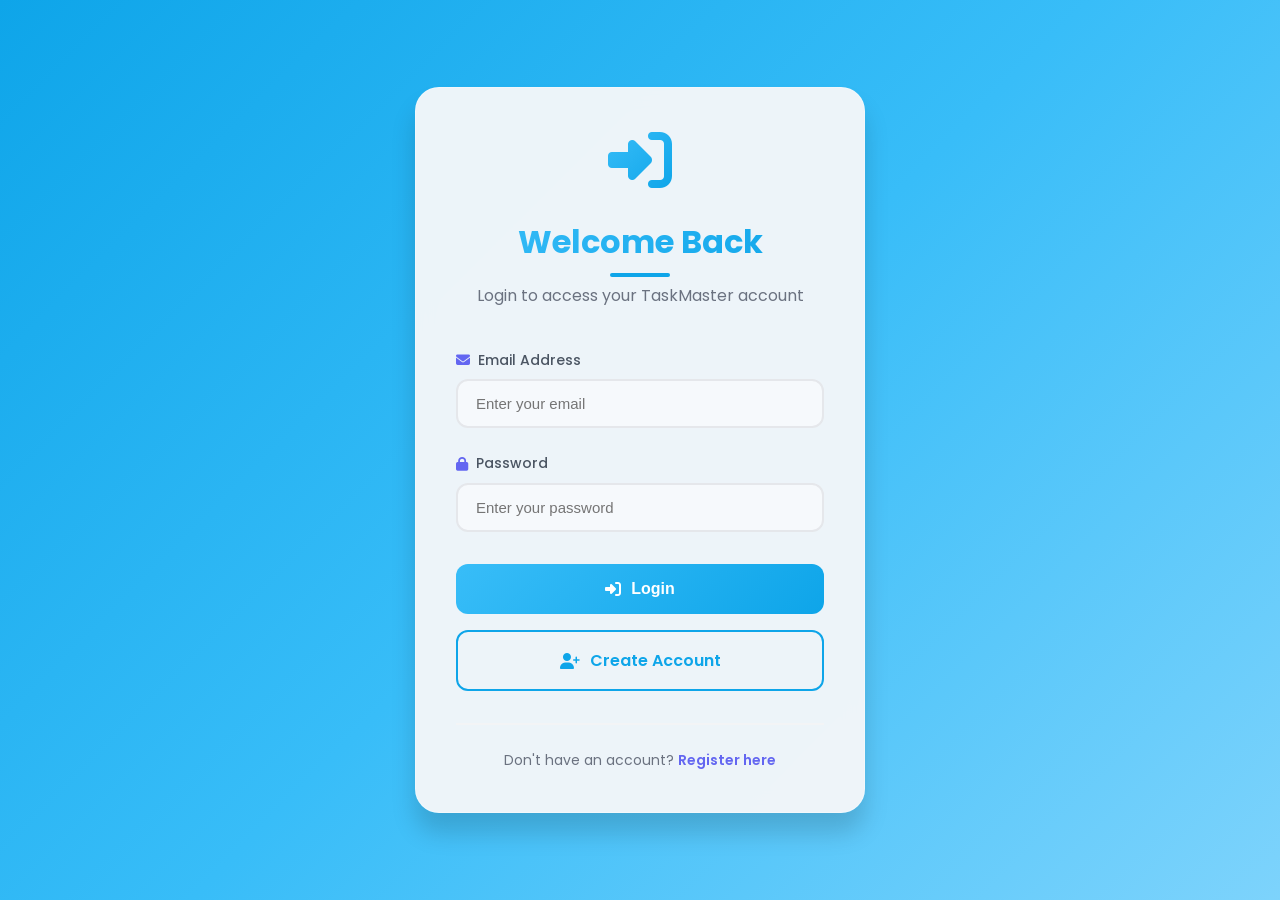
<file: index.html>
<!DOCTYPE html>
<html lang="en">
<head>
    <meta charset="UTF-8">
    <meta name="viewport" content="width=device-width, initial-scale=1.0">
    <title>Todo App</title>
    <link rel="preconnect" href="https://fonts.googleapis.com">
    <link rel="preconnect" href="https://fonts.gstatic.com" crossorigin>
    <link href="https://fonts.googleapis.com/css2?family=Poppins:wght@400;500;600&display=swap" rel="stylesheet">
    <link rel="stylesheet" href="https://cdnjs.cloudflare.com/ajax/libs/font-awesome/6.4.0/css/all.min.css">
    <link rel="stylesheet" href="css/styles.css">
</head>
<body>
    <nav class="navbar">
        <div class="nav-container">
            <div class="nav-brand">
                <i class="fas fa-check-double"></i>
                <span>TaskMaster</span>
            </div>
            <ul class="nav-links">
                <li class="active">
                    <a href="index.html">
                        <i class="fas fa-tasks"></i> Task Manager
                    </a>
                </li>
                <li>
                    <a href="analytics.html">
                        <i class="fas fa-chart-bar"></i> Analytics
                    </a>
                </li>
            </ul>
            <div class="auth-buttons">
                <a href="login.html" class="auth-btn login-btn">
                    <i class="fas fa-sign-in-alt"></i> Login
                </a>
                <a href="register.html" class="auth-btn register-btn">
                    <i class="fas fa-user-plus"></i> Register
                </a>
            </div>
        </div>
    </nav>

    <div class="container">
        <h1><i class="fas fa-check-double"></i> Todo App</h1>
        
        <div class="notification" id="notification">
            <span id="notificationText"></span>
        </div>
        
        <form id="taskForm" class="task-form">
            <div class="form-group">
                <input type="text" id="taskInput" placeholder="Enter a new task" required>
            </div>
            <div class="form-group">
                <select id="prioritySelect">
                    <option value="low">Low Priority</option>
                    <option value="medium">Medium Priority</option>
                    <option value="high">High Priority</option>
                </select>
            </div>
            <div class="form-group">
                <input type="date" id="dueDateInput">
            </div>
            <button type="submit" class="add-btn">
                <i class="fas fa-plus"></i> Add Task
            </button>
        </form>

        <div class="controls">
            <div class="filters">
                <button class="filter-btn active" data-filter="all">
                    <i class="fas fa-list"></i> All
                </button>
                <button class="filter-btn" data-filter="active">
                    <i class="fas fa-clock"></i> Active
                </button>
                <button class="filter-btn" data-filter="completed">
                    <i class="fas fa-check"></i> Completed
                </button>
            </div>
            <select id="sortSelect">
                <option value="date-asc"><i class="fas fa-sort-amount-up"></i> Date (Ascending)</option>
                <option value="date-desc"><i class="fas fa-sort-amount-down"></i> Date (Descending)</option>
                <option value="priority"><i class="fas fa-flag"></i> Priority</option>
            </select>
        </div>

        <div class="task-list" id="taskList">
            <!-- Tasks will be dynamically added here -->
        </div>
    </div>

    <div class="features-modal" id="featuresModal">
        <div class="modal-content">
            <h2><i class="fas fa-star"></i> Key Features</h2>
            <ul>
                <li><i class="fas fa-plus-circle"></i> Add and manage tasks easily</li>
                <li><i class="fas fa-layer-group"></i> Prioritize tasks (Low, Medium, High)</li>
                <li><i class="fas fa-calendar-check"></i> Track tasks with deadlines</li>
                <li><i class="fas fa-bell"></i> Get reminders for upcoming tasks</li>
                <li><i class="fas fa-filter"></i> Filter and sort tasks</li>
                <li><i class="fas fa-chart-line"></i> View task analytics</li>
            </ul>
            <button class="close-modal" onclick="closeFeatures()">
                <i class="fas fa-times"></i> Close
            </button>
        </div>
    </div>

    <script src="js/auth.js?v=1"></script>
    <script src="js/app.js?v=1"></script>
</body>
</html>
</file>
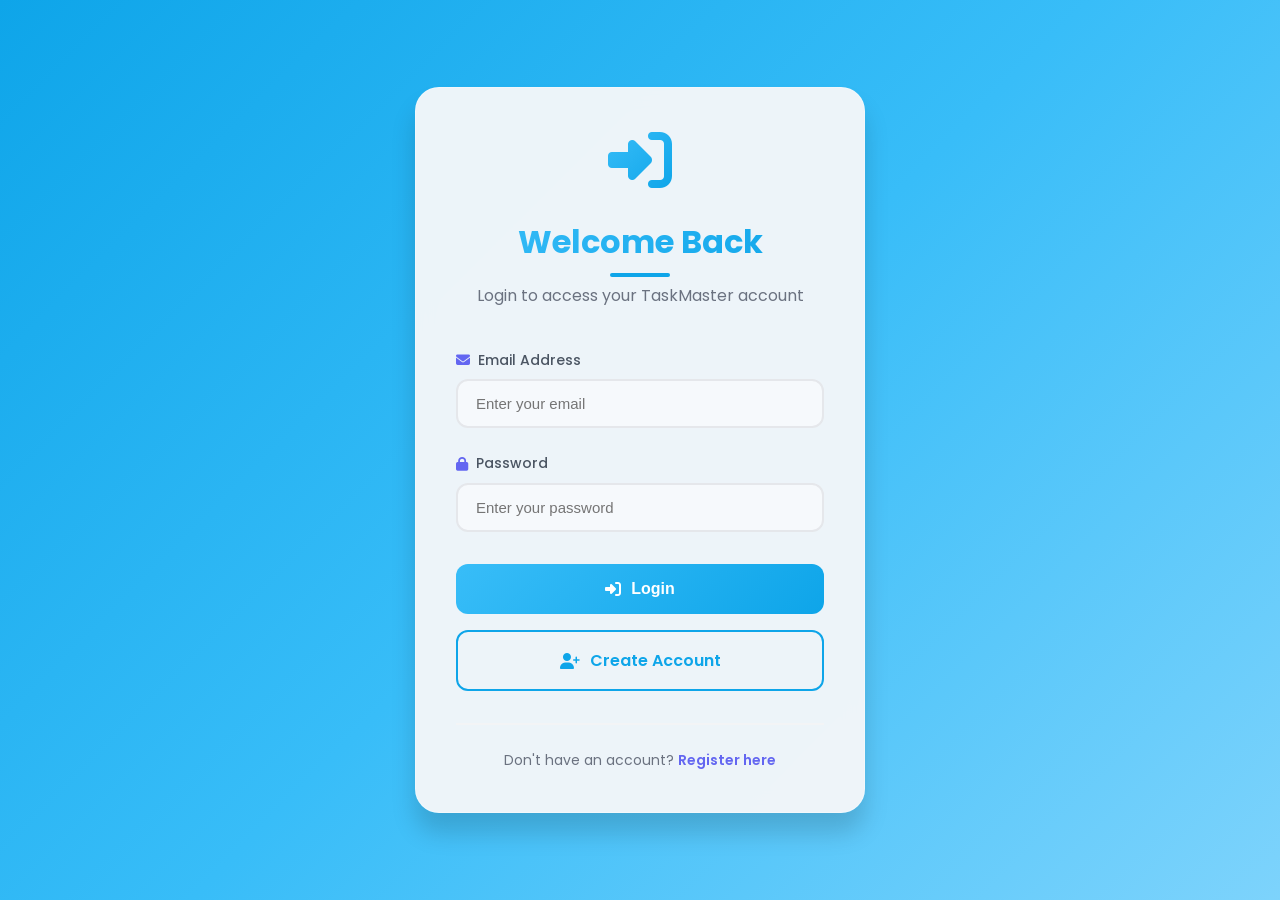
<file: login.html>
<!DOCTYPE html>
<html lang="en">
<head>
    <meta charset="UTF-8">
    <meta name="viewport" content="width=device-width, initial-scale=1.0">
    <title>Login - TaskMaster</title>
    <link rel="preconnect" href="https://fonts.googleapis.com">
    <link rel="preconnect" href="https://fonts.gstatic.com" crossorigin>
    <link href="https://fonts.googleapis.com/css2?family=Poppins:wght@400;500;600&display=swap" rel="stylesheet">
    <link rel="stylesheet" href="https://cdnjs.cloudflare.com/ajax/libs/font-awesome/6.4.0/css/all.min.css">
    <link rel="stylesheet" href="css/styles.css">
</head>
<body>
    <div class="auth-page">
        <div class="auth-container">
            <div class="auth-card">
                <div class="auth-header">
                    <i class="fas fa-sign-in-alt"></i>
                    <h1>Welcome Back</h1>
                    <p>Login to access your TaskMaster account</p>
                </div>
                <form class="auth-form" id="loginForm">
                    <div class="form-group">
                        <label for="email">
                            <i class="fas fa-envelope"></i> Email Address
                        </label>
                        <input type="email" id="email" name="email" required placeholder="Enter your email">
                    </div>
                    <div class="form-group">
                        <label for="password">
                            <i class="fas fa-lock"></i> Password
                        </label>
                        <input type="password" id="password" name="password" required placeholder="Enter your password">
                    </div>
                    <div class="auth-actions">
                        <button type="submit" class="auth-btn register-btn">
                            <i class="fas fa-sign-in-alt"></i> Login
                        </button>
                        <a href="register.html" class="auth-btn login-btn">
                            <i class="fas fa-user-plus"></i> Create Account
                        </a>
                    </div>
                </form>
                <div class="auth-footer">
                    <p>Don't have an account? <a href="register.html">Register here</a></p>
                </div>
            </div>
        </div>
    </div>
    <script src="js/auth.js"></script>
</body>
</html>
</file>
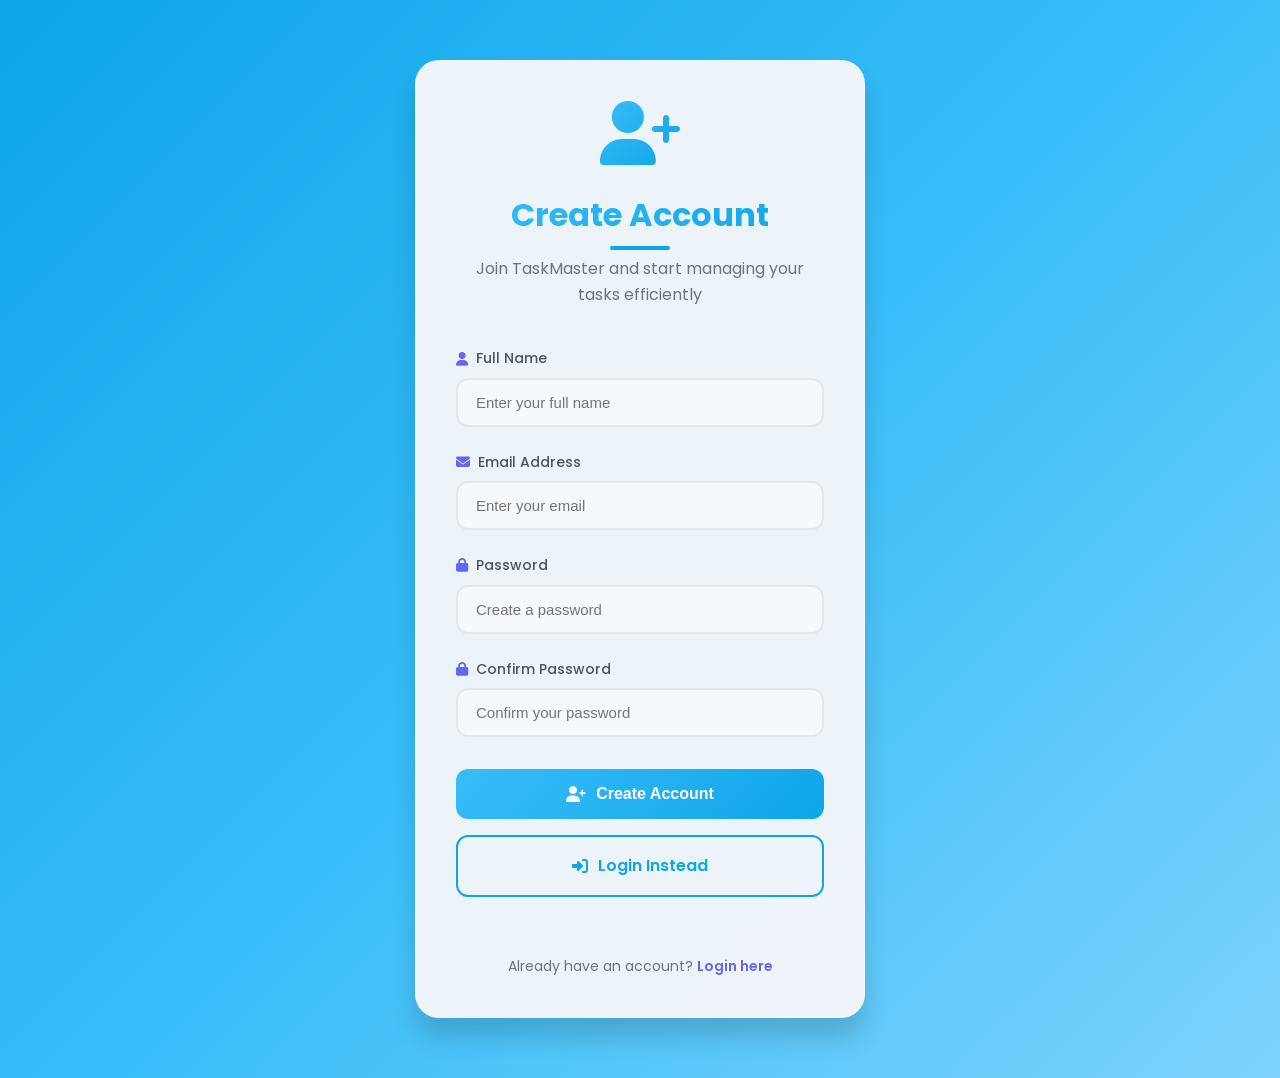
<file: register.html>
<!DOCTYPE html>
<html lang="en">
<head>
    <meta charset="UTF-8">
    <meta name="viewport" content="width=device-width, initial-scale=1.0">
    <title>Register - TaskMaster</title>
    <link rel="preconnect" href="https://fonts.googleapis.com">
    <link rel="preconnect" href="https://fonts.gstatic.com" crossorigin>
    <link href="https://fonts.googleapis.com/css2?family=Poppins:wght@400;500;600&display=swap" rel="stylesheet">
    <link rel="stylesheet" href="https://cdnjs.cloudflare.com/ajax/libs/font-awesome/6.4.0/css/all.min.css">
    <link rel="stylesheet" href="css/styles.css">
</head>
<body>
    <div class="auth-page">
        <div class="auth-container">
            <div class="auth-card">
                <div class="auth-header">
                    <i class="fas fa-user-plus"></i>
                    <h1>Create Account</h1>
                    <p>Join TaskMaster and start managing your tasks efficiently</p>
                </div>
                <form class="auth-form" id="registerForm">
                    <div class="form-group">
                        <label for="fullName">
                            <i class="fas fa-user"></i> Full Name
                        </label>
                        <input type="text" id="fullName" name="fullName" required placeholder="Enter your full name">
                    </div>
                    <div class="form-group">
                        <label for="email">
                            <i class="fas fa-envelope"></i> Email Address
                        </label>
                        <input type="email" id="email" name="email" required placeholder="Enter your email">
                    </div>
                    <div class="form-group">
                        <label for="password">
                            <i class="fas fa-lock"></i> Password
                        </label>
                        <input type="password" id="password" name="password" required placeholder="Create a password">
                    </div>
                    <div class="form-group">
                        <label for="confirmPassword">
                            <i class="fas fa-lock"></i> Confirm Password
                        </label>
                        <input type="password" id="confirmPassword" name="confirmPassword" required placeholder="Confirm your password">
                    </div>
                    <div class="auth-actions">
                        <button type="submit" class="auth-btn register-btn">
                            <i class="fas fa-user-plus"></i> Create Account
                        </button>
                        <a href="login.html" class="auth-btn login-btn">
                            <i class="fas fa-sign-in-alt"></i> Login Instead
                        </a>
                    </div>
                </form>
                <div class="auth-footer">
                    <p>Already have an account? <a href="login.html">Login here</a></p>
                </div>
            </div>
        </div>
    </div>
    <script src="js/auth.js"></script>
</body>
</html>
</file>
<file: css/styles.css>
/* Reset and Base Styles */
* {
    margin: 0;
    padding: 0;
    box-sizing: border-box;
}

:root {
    --primary-gradient: linear-gradient(135deg, #38bdf8 0%, #0ea5e9 100%);
    --secondary-gradient: linear-gradient(135deg, #7dd3fc 0%, #38bdf8 100%);
    --danger-gradient: linear-gradient(135deg, #f87171 0%, #dc2626 100%);
    --bg-gradient: linear-gradient(135deg, #0ea5e9 0%, #38bdf8 50%, #7dd3fc 100%);
    --primary-color: #0ea5e9;
    --primary-hover: #0284c7;
    --card-bg: rgba(241, 245, 249, 0.98);
    --input-bg: rgba(248, 250, 252, 0.9);
    --shadow-sm: 0 2px 4px rgba(0, 0, 0, 0.05);
    --shadow-md: 0 4px 6px rgba(0, 0, 0, 0.1);
    --shadow-lg: 0 10px 15px rgba(0, 0, 0, 0.1);
    --shadow-xl: 0 20px 25px rgba(0, 0, 0, 0.15);
    --transition: all 0.3s cubic-bezier(0.4, 0, 0.2, 1);
}

body {
    font-family: 'Poppins', sans-serif;
    line-height: 1.6;
    color: #1f2937;
    background: var(--bg-gradient);
    min-height: 100vh;
    position: relative;
}

body::before {
    content: '';
    position: fixed;
    top: 0;
    left: 0;
    width: 100%;
    height: 100%;
    background: 
        radial-gradient(circle at 0% 0%, rgba(255, 255, 255, 0.1) 0%, transparent 50%),
        radial-gradient(circle at 100% 100%, rgba(255, 255, 255, 0.1) 0%, transparent 50%);
    animation: gradientShift 15s ease-in-out infinite alternate;
    z-index: -1;
}

@keyframes gradientShift {
    0% { background-position: 0% 0%; }
    100% { background-position: 100% 100%; }
}

.container {
    max-width: 800px;
    margin: 0 auto;
    background: var(--card-bg);
    backdrop-filter: blur(10px);
    border-radius: 16px;
    box-shadow: 
        0 10px 20px rgba(0, 0, 0, 0.1),
        0 6px 6px rgba(0, 0, 0, 0.1);
    padding: 2rem;
    transition: var(--transition);
    position: relative;
    overflow: hidden;
}

.container::before {
    content: '';
    position: absolute;
    top: 0;
    left: 0;
    width: 100%;
    height: 5px;
    background: linear-gradient(90deg, var(--primary-color), var(--secondary-color));
}

h1 {
    text-align: center;
    color: var(--text-color);
    margin-bottom: 30px;
    font-size: 2.5em;
    font-weight: 600;
    position: relative;
}

h1::after {
    content: '';
    position: absolute;
    bottom: -10px;
    left: 50%;
    transform: translateX(-50%);
    width: 60px;
    height: 4px;
    background: var(--primary-color);
    border-radius: 2px;
}

/* Form Styles */
.task-form {
    display: grid;
    grid-template-columns: 1fr auto auto auto;
    gap: 15px;
    margin-bottom: 30px;
    background: rgba(241, 245, 249, 0.8);
    padding: 20px;
    border-radius: 12px;
    box-shadow: inset 0 2px 4px rgba(0, 0, 0, 0.05);
    position: relative;
}

.task-form.form-focused {
    box-shadow: 0 0 0 2px var(--primary-color), inset 0 2px 4px rgba(0, 0, 0, 0.05);
}

input[type="text"],
select,
input[type="date"],
input[type="email"],
input[type="password"] {
    padding: 12px 16px;
    border: 2px solid #e2e8f0;
    border-radius: 8px;
    font-size: 14px;
    transition: var(--transition);
    background: var(--input-bg);
    color: #1f2937;
}

input[type="text"]:focus,
select:focus,
input[type="date"]:focus {
    border-color: var(--primary-color);
    box-shadow: 0 0 0 3px rgba(99, 102, 241, 0.1);
    outline: none;
}

.add-btn {
    background: var(--primary-gradient);
    color: white;
    border: none;
    padding: 12px 24px;
    border-radius: 8px;
    cursor: pointer;
    font-weight: 600;
    display: flex;
    align-items: center;
    gap: 8px;
    transition: var(--transition);
    position: relative;
    overflow: hidden;
}

.add-btn:hover {
    background: var(--secondary-gradient);
    transform: translateY(-2px);
    box-shadow: 0 4px 12px rgba(56, 189, 248, 0.3);
}

.add-btn::after {
    content: '';
    position: absolute;
    top: -50%;
    left: -50%;
    width: 200%;
    height: 200%;
    background: linear-gradient(
        transparent,
        rgba(255, 255, 255, 0.2),
        transparent
    );
    transform: rotate(45deg);
    transition: 0.5s;
}

.add-btn:hover::after {
    left: 100%;
}

/* Filter and Sort Controls */
.controls {
    display: flex;
    justify-content: space-between;
    align-items: center;
    margin-bottom: 20px;
    padding: 15px;
    background: rgba(255, 255, 255, 0.8);
    border-radius: 12px;
    box-shadow: var(--shadow);
}

.filters {
    display: flex;
    gap: 10px;
}

.filter-btn {
    background: rgba(241, 245, 249, 0.9);
    border: 2px solid #e2e8f0;
    padding: 8px 16px;
    border-radius: 8px;
    color: #4b5563;
    font-weight: 500;
    transition: var(--transition);
    display: flex;
    align-items: center;
    gap: 8px;
}

.filter-btn:hover {
    background: rgba(248, 250, 252, 0.95);
    color: var(--primary-color);
}

.filter-btn.active {
    background: var(--primary-gradient);
    color: white;
    border-color: transparent;
}

/* Task List Styles */
.task-list {
    display: flex;
    flex-direction: column;
    gap: 15px;
}

.task-item {
    background: white;
    border-radius: 12px;
    padding: 16px;
    margin-bottom: 12px;
    box-shadow: var(--shadow);
    display: flex;
    align-items: center;
    justify-content: space-between;
    gap: 16px;
    transition: transform 0.2s ease, box-shadow 0.2s ease;
    position: relative;
    min-height: 60px;
}

.task-item:hover {
    transform: translateY(-2px);
    box-shadow: 0 4px 12px rgba(0, 0, 0, 0.1);
}

.task-item::before {
    content: '';
    position: absolute;
    left: 0;
    top: 0;
    height: 100%;
    width: 4px;
    background: var(--primary-color);
    transition: var(--transition);
    opacity: 0;
}

.task-item:hover::before {
    opacity: 1;
}

.task-item.completed {
    background: rgba(34, 197, 94, 0.1);
}

.task-item.completed .task-text {
    text-decoration: line-through;
    color: #9ca3af;
}

.task-content {
    display: flex;
    align-items: center;
    gap: 16px;
    flex: 1;
    min-width: 0;
}

.complete-btn {
    background: none;
    border: 2px solid #e1e4e8;
    border-radius: 50%;
    width: 28px;
    height: 28px;
    padding: 0;
    display: flex;
    align-items: center;
    justify-content: center;
    color: var(--secondary-color);
    transition: var(--transition);
    flex-shrink: 0;
}

.complete-btn:hover {
    border-color: var(--secondary-color);
    background-color: rgba(80, 200, 120, 0.1);
}

.task-text {
    flex-grow: 1;
    font-size: 16px;
    transition: var(--transition);
    overflow: hidden;
    text-overflow: ellipsis;
    white-space: nowrap;
    min-width: 0;
}

.priority-badge {
    padding: 4px 12px;
    border-radius: 20px;
    font-size: 12px;
    font-weight: 600;
    color: white;
    text-transform: uppercase;
    box-shadow: 0 2px 4px rgba(0, 0, 0, 0.1);
    flex-shrink: 0;
}

.priority-badge.high {
    background: linear-gradient(135deg, #f87171 0%, #dc2626 100%);
}

.priority-badge.medium {
    background: linear-gradient(135deg, #fbbf24 0%, #d97706 100%);
}

.priority-badge.low {
    background: linear-gradient(135deg, #34d399 0%, #059669 100%);
}

.due-date {
    color: #868e96;
    font-size: 13px;
    background: #f8f9fa;
    padding: 4px 8px;
    border-radius: 6px;
    display: inline-flex;
    align-items: center;
    gap: 4px;
    flex-shrink: 0;
}

.delete-btn {
    background-color: transparent;
    color: var(--danger-color);
    padding: 8px;
    border-radius: 50%;
    width: 36px;
    height: 36px;
    display: flex;
    align-items: center;
    justify-content: center;
    font-size: 18px;
    opacity: 0.7;
    flex-shrink: 0;
}

.delete-btn:hover {
    background-color: rgba(255, 107, 107, 0.1);
    opacity: 1;
}

/* Error Message Styles */
.error-message {
    position: fixed;
    top: 20px;
    right: 20px;
    background-color: var(--danger-color);
    color: white;
    padding: 16px 24px;
    border-radius: 12px;
    box-shadow: var(--shadow);
    animation: slideIn 0.3s ease-out;
    z-index: 1000;
}

/* Reminder Message Styles */
.reminder-message {
    position: fixed;
    bottom: 20px;
    right: 20px;
    color: white;
    padding: 16px 24px;
    border-radius: 12px;
    box-shadow: var(--shadow);
    animation: slideIn 0.3s ease-out;
    z-index: 1000;
    font-weight: 500;
}

.reminder-message.fade-out {
    animation: fadeOut 0.3s ease-out forwards;
}

@keyframes fadeOut {
    from {
        opacity: 1;
        transform: translateX(0);
    }
    to {
        opacity: 0;
        transform: translateX(100%);
    }
}

/* Navbar Styles */
.navbar {
    background: rgba(241, 245, 249, 0.9);
    backdrop-filter: blur(10px);
    box-shadow: var(--shadow-md);
    position: sticky;
    top: 0;
    z-index: 1000;
    margin-bottom: 20px;
}

.nav-container {
    max-width: 1200px;
    margin: 0 auto;
    padding: 1rem;
    display: flex;
    justify-content: space-between;
    align-items: center;
}

.nav-brand {
    display: flex;
    align-items: center;
    gap: 10px;
    font-size: 1.5rem;
    font-weight: 600;
    color: var(--primary-color);
    text-decoration: none;
}

.nav-brand i {
    font-size: 1.8rem;
    animation: bounce 2s infinite;
}

@keyframes bounce {
    0%, 100% { transform: translateY(0); }
    50% { transform: translateY(-5px); }
}

.nav-links {
    display: flex;
    gap: 20px;
    list-style: none;
}

.nav-links li a {
    text-decoration: none;
    color: #333;
    font-weight: 500;
    padding: 8px 16px;
    border-radius: 8px;
    transition: var(--transition);
    display: flex;
    align-items: center;
    gap: 8px;
    position: relative;
    overflow: hidden;
}

.nav-links li.active a {
    background: var(--primary-color);
    color: white;
}

.nav-links li a::before {
    content: '';
    position: absolute;
    top: 0;
    left: -100%;
    width: 100%;
    height: 100%;
    background: linear-gradient(90deg, transparent, rgba(255, 255, 255, 0.2), transparent);
    transition: var(--transition);
}

.nav-links li a:hover::before {
    left: 100%;
}

.info-btn {
    background: none;
    border: none;
    color: var(--text-color);
    font-size: 1.2rem;
    padding: 8px;
    cursor: pointer;
    transition: var(--transition);
}

.info-btn:hover {
    color: var(--primary-color);
    transform: scale(1.1);
}

/* Features Modal Styles */
.features-modal {
    display: none;
    position: fixed;
    top: 0;
    left: 0;
    width: 100%;
    height: 100%;
    background: rgba(0, 0, 0, 0.5);
    backdrop-filter: blur(5px);
    z-index: 1000;
    opacity: 0;
    transition: opacity 0.3s ease;
}

.features-modal.active {
    display: flex;
    align-items: center;
    justify-content: center;
    opacity: 1;
}

.modal-content {
    background: var(--card-bg);
    padding: 2rem;
    border-radius: 16px;
    width: 90%;
    max-width: 500px;
    transform: translateY(20px);
    transition: transform 0.3s ease;
    box-shadow: 0 10px 25px rgba(0, 0, 0, 0.1);
}

.features-modal.active .modal-content {
    transform: translateY(0);
}

.modal-content h2 {
    color: var(--primary-color);
    margin-bottom: 1.5rem;
    display: flex;
    align-items: center;
    gap: 10px;
}

.modal-content h2 i {
    color: var(--warning-color);
}

.modal-content ul {
    list-style: none;
    display: flex;
    flex-direction: column;
    gap: 1rem;
}

.modal-content ul li {
    display: flex;
    align-items: center;
    gap: 10px;
    padding: 10px;
    border-radius: 8px;
    transition: var(--transition);
    background: rgba(248, 250, 252, 0.5);
}

.modal-content ul li:hover {
    background: rgba(248, 250, 252, 0.8);
    transform: translateX(5px);
}

.modal-content ul li i {
    color: var(--primary-color);
    width: 24px;
}

.close-modal {
    margin-top: 1.5rem;
    padding: 12px 24px;
    background: #f3f4f6;
    border: none;
    border-radius: 8px;
    cursor: pointer;
    display: flex;
    align-items: center;
    gap: 8px;
    transition: var(--transition);
}

.close-modal:hover {
    background: #e5e7eb;
    transform: translateY(-2px);
}

/* Responsive Design */
@media (max-width: 768px) {
    .container {
        padding: 20px;
    }

    .task-form {
        grid-template-columns: 1fr;
    }
    
    .controls {
        flex-direction: column;
        gap: 15px;
    }
    
    .filters {
        width: 100%;
        justify-content: center;
        flex-wrap: wrap;
    }
    
    .task-content {
        flex-wrap: wrap;
    }

    .priority-badge,
    .due-date {
        font-size: 11px;
    }

    .nav-container {
        flex-direction: column;
        gap: 1rem;
        text-align: center;
    }

    .nav-links {
        width: 100%;
        justify-content: center;
    }

    .info-btn {
        position: absolute;
        top: 1rem;
        right: 1rem;
    }
}

/* Analytics Page Styles */
.analytics-grid {
    display: grid;
    grid-template-columns: repeat(4, 1fr);
    gap: 20px;
    margin-bottom: 30px;
}

.stat-card {
    background: var(--card-bg);
    padding: 20px;
    border-radius: 12px;
    box-shadow: var(--shadow);
    display: flex;
    align-items: center;
    gap: 15px;
    transition: var(--transition);
}

.stat-card:hover {
    transform: translateY(-5px);
    box-shadow: 0 6px 12px rgba(0, 0, 0, 0.15);
}

.stat-icon {
    width: 50px;
    height: 50px;
    border-radius: 12px;
    background: var(--primary-color);
    color: white;
    display: flex;
    align-items: center;
    justify-content: center;
    font-size: 1.5rem;
    flex-shrink: 0;
}

.stat-info {
    flex-grow: 1;
    min-width: 0;
}

.stat-info h3 {
    font-size: 0.9rem;
    color: #6c757d;
    margin-bottom: 5px;
    white-space: nowrap;
    overflow: hidden;
    text-overflow: ellipsis;
}

.stat-info p {
    font-size: 1.5rem;
    font-weight: 600;
    color: var(--text-color);
}

.charts-grid {
    display: grid;
    grid-template-columns: repeat(2, 1fr);
    gap: 20px;
    margin-bottom: 30px;
}

.chart-card {
    background: var(--card-bg);
    padding: 20px;
    border-radius: 12px;
    box-shadow: var(--shadow);
    height: 300px;
    display: flex;
    flex-direction: column;
}

.chart-card.full-width {
    grid-column: 1 / -1;
    height: 400px;
}

.chart-card h3 {
    color: var(--text-color);
    margin-bottom: 20px;
    font-size: 1.1rem;
    display: flex;
    align-items: center;
    gap: 8px;
    flex-shrink: 0;
}

.chart-card h3 i {
    color: var(--primary-color);
}

.chart-container {
    position: relative;
    flex-grow: 1;
    min-height: 0;
    width: 100%;
}

/* Update Responsive Design */
@media (max-width: 1024px) {
    .analytics-grid {
        grid-template-columns: repeat(2, 1fr);
    }
}

@media (max-width: 768px) {
    .charts-grid {
        grid-template-columns: 1fr;
    }

    .chart-card,
    .chart-card.full-width {
        height: 350px;
    }

    .container {
        padding: 15px;
    }
}

@media (max-width: 480px) {
    .analytics-grid {
        grid-template-columns: 1fr;
    }

    .stat-card {
        padding: 15px;
    }

    .chart-card,
    .chart-card.full-width {
        height: 300px;
    }
}

/* Authentication Pages */
.auth-page {
    min-height: 100vh;
    display: flex;
    align-items: center;
    justify-content: center;
    padding: 20px;
    position: relative;
    overflow-y: auto;
    background: var(--bg-gradient);
}

.auth-container {
    width: 100%;
    max-width: 450px;
    position: relative;
    z-index: 1;
    margin: 40px 0;
}

.auth-card {
    background: var(--card-bg);
    border-radius: 24px;
    padding: 40px;
    box-shadow: var(--shadow-xl);
    backdrop-filter: blur(10px);
    border: 1px solid rgba(255, 255, 255, 0.3);
    transform: translateY(0);
    transition: var(--transition);
}

.auth-card:hover {
    transform: translateY(-5px);
    box-shadow: 0 30px 60px rgba(0, 0, 0, 0.2);
}

.auth-header {
    text-align: center;
    margin-bottom: 40px;
}

.auth-header i {
    font-size: 64px;
    background: var(--primary-gradient);
    -webkit-background-clip: text;
    background-clip: text;
    -webkit-text-fill-color: transparent;
    margin-bottom: 24px;
    display: inline-block;
    animation: float 3s ease-in-out infinite;
}

.auth-header h1 {
    font-size: 32px;
    background: var(--primary-gradient);
    -webkit-background-clip: text;
    background-clip: text;
    -webkit-text-fill-color: transparent;
    margin-bottom: 16px;
    font-weight: 700;
}

.auth-header p {
    color: #6b7280;
    font-size: 16px;
    line-height: 1.6;
}

.auth-form {
    display: flex;
    flex-direction: column;
    gap: 24px;
}

.auth-actions {
    display: flex;
    flex-direction: column;
    gap: 16px;
    margin-top: 8px;
}

.auth-btn {
    width: 100%;
    padding: 16px 28px;
    border-radius: 12px;
    font-size: 16px;
    font-weight: 600;
    cursor: pointer;
    transition: var(--transition);
    display: flex;
    align-items: center;
    justify-content: center;
    gap: 10px;
    text-decoration: none;
}

.auth-btn.register-btn {
    background: var(--primary-gradient);
    color: white;
    border: none;
}

.auth-btn.login-btn {
    background: transparent;
    color: #0ea5e9;
    border: 2px solid #0ea5e9;
}

.auth-btn:hover {
    transform: translateY(-2px);
}

.auth-btn.register-btn:hover {
    background: var(--secondary-gradient);
    box-shadow: 0 10px 20px rgba(56, 189, 248, 0.2);
}

.auth-btn.login-btn:hover {
    background: var(--primary-gradient);
    color: white;
    border-color: transparent;
}

.auth-footer {
    text-align: center;
    margin-top: 32px;
    padding-top: 24px;
    border-top: 2px solid #f3f4f6;
}

.auth-footer p {
    color: #6b7280;
    font-size: 14px;
}

.auth-footer a {
    color: #6366f1;
    text-decoration: none;
    font-weight: 600;
    transition: var(--transition);
    position: relative;
}

.auth-footer a::after {
    content: '';
    position: absolute;
    bottom: -2px;
    left: 0;
    width: 100%;
    height: 2px;
    background: var(--primary-gradient);
    transform: scaleX(0);
    transform-origin: right;
    transition: transform 0.3s ease;
}

.auth-footer a:hover::after {
    transform: scaleX(1);
    transform-origin: left;
}

/* Form Group Styles */
.form-group {
    position: relative;
}

.form-group label {
    display: block;
    margin-bottom: 8px;
    color: #4b5563;
    font-weight: 500;
    font-size: 14px;
    display: flex;
    align-items: center;
    gap: 8px;
}

.form-group label i {
    color: #6366f1;
}

.form-group input {
    width: 100%;
    padding: 14px 18px;
    border: 2px solid #e5e7eb;
    border-radius: 12px;
    font-size: 15px;
    transition: var(--transition);
    background: var(--input-bg);
}

.form-group input:focus {
    border-color: #6366f1;
    box-shadow: 0 0 0 4px rgba(99, 102, 241, 0.1);
    outline: none;
}

/* Responsive Styles for Auth Pages */
@media (max-width: 480px) {
    .auth-container {
        margin: 20px 0;
    }

    .auth-card {
        padding: 30px 20px;
    }

    .auth-header i {
        font-size: 48px;
    }

    .auth-header h1 {
        font-size: 24px;
    }

    .auth-btn {
        padding: 14px 24px;
        font-size: 15px;
    }
}

/* Welcome Page */
.welcome-container {
    max-width: 1000px;
    margin: 60px auto;
    padding: 20px;
}

.welcome-card {
    background: var(--card-bg);
    border-radius: 30px;
    padding: 60px;
    box-shadow: var(--shadow-xl);
    backdrop-filter: blur(10px);
    border: 1px solid rgba(255, 255, 255, 0.3);
    transform: translateY(0);
    transition: var(--transition);
    text-align: center;
}

.welcome-card:hover {
    transform: translateY(-5px);
    box-shadow: 0 30px 60px rgba(0, 0, 0, 0.2);
}

.welcome-header {
    margin-bottom: 60px;
}

.welcome-header i {
    font-size: 80px;
    background: var(--primary-gradient);
    background-clip: text;
    -webkit-background-clip: text;
    -webkit-text-fill-color: transparent;
    margin-bottom: 30px;
    display: inline-block;
    animation: float 3s ease-in-out infinite;
}

.welcome-header h1 {
    font-size: 48px;
    background: var(--primary-gradient);
    background-clip: text;
    -webkit-background-clip: text;
    -webkit-text-fill-color: transparent;
    margin-bottom: 20px;
    font-weight: 700;
}

.welcome-header p {
    color: #6b7280;
    font-size: 18px;
    line-height: 1.8;
    max-width: 600px;
    margin: 0 auto;
}

.welcome-features {
    margin: 60px 0;
}

.welcome-features h2 {
    font-size: 32px;
    color: #1f2937;
    margin-bottom: 40px;
    display: flex;
    align-items: center;
    justify-content: center;
    gap: 12px;
}

.welcome-features h2 i {
    background: var(--primary-gradient);
    background-clip: text;
    -webkit-background-clip: text;
    -webkit-text-fill-color: transparent;
}

.welcome-features ul {
    list-style: none;
    padding: 0;
    display: grid;
    grid-template-columns: repeat(auto-fit, minmax(280px, 1fr));
    gap: 30px;
}

.welcome-features li {
    background: rgba(241, 245, 249, 0.8);
    padding: 24px;
    border-radius: 16px;
    display: flex;
    align-items: center;
    gap: 16px;
    transition: var(--transition);
    backdrop-filter: blur(5px);
    border: 1px solid rgba(255, 255, 255, 0.2);
}

.welcome-features li:hover {
    transform: translateY(-5px) translateX(5px);
    background: rgba(248, 250, 252, 0.9);
    box-shadow: var(--shadow-lg);
}

.welcome-features li i {
    font-size: 24px;
    background: var(--primary-gradient);
    background-clip: text;
    -webkit-background-clip: text;
    -webkit-text-fill-color: transparent;
    padding: 12px;
    border-radius: 12px;
    background-color: rgba(99, 102, 241, 0.1);
}

.welcome-actions {
    display: flex;
    gap: 24px;
    justify-content: center;
    margin-top: 60px;
}

.welcome-btn {
    padding: 18px 36px;
    border-radius: 14px;
    font-size: 16px;
    font-weight: 600;
    text-decoration: none;
    display: flex;
    align-items: center;
    gap: 12px;
    transition: var(--transition);
    position: relative;
    overflow: hidden;
}

.welcome-btn::after {
    content: '';
    position: absolute;
    width: 200%;
    height: 200%;
    background: linear-gradient(120deg, transparent, rgba(255, 255, 255, 0.3), transparent);
    transform: translateX(-100%);
}

.welcome-btn.primary {
    background: var(--primary-gradient);
    color: white;
}

.welcome-btn.primary:hover {
    transform: translateY(-3px);
    box-shadow: 0 15px 30px rgba(56, 189, 248, 0.3);
    background: var(--secondary-gradient);
}

.welcome-btn.secondary {
    background: transparent;
    color: #0ea5e9;
    border: 2px solid #0ea5e9;
}

.welcome-btn.secondary:hover {
    background: var(--primary-gradient);
    color: white;
    border-color: transparent;
    transform: translateY(-3px);
    box-shadow: 0 15px 30px rgba(56, 189, 248, 0.2);
}

.welcome-btn:hover::after {
    transform: translateX(100%);
    transition: transform 0.6s ease-in-out;
}

/* User Menu */
.user-menu {
    display: flex;
    align-items: center;
    gap: 20px;
}

.username {
    color: #666;
    font-weight: 500;
    display: flex;
    align-items: center;
    gap: 8px;
}

.logout-btn {
    padding: 8px 16px;
    border-radius: 6px;
    background-color: #ff4444;
    color: white;
    text-decoration: none;
    font-weight: 500;
    transition: all 0.3s ease;
    display: flex;
    align-items: center;
    gap: 8px;
}

.logout-btn:hover {
    background-color: #cc0000;
}

/* Navigation Auth Buttons */
.auth-buttons {
    display: flex;
    align-items: center;
    gap: 16px;
    margin-left: 20px;
}

.auth-buttons .auth-btn {
    padding: 8px 20px;
    border-radius: 8px;
    font-size: 14px;
    font-weight: 500;
    text-decoration: none;
    display: flex;
    align-items: center;
    gap: 8px;
    transition: all 0.3s ease;
}

.auth-buttons .login-btn {
    background: transparent;
    color: #6366f1;
    border: 2px solid #6366f1;
}

.auth-buttons .register-btn {
    background: var(--primary-gradient);
    color: white;
    border: none;
}

.auth-buttons .auth-btn:hover {
    transform: translateY(-2px);
}

.auth-buttons .login-btn:hover {
    background: rgba(99, 102, 241, 0.1);
}

.auth-buttons .register-btn:hover {
    box-shadow: 0 4px 12px rgba(99, 102, 241, 0.3);
}

/* Update existing navbar styles */
.nav-container {
    max-width: 1200px;
    margin: 0 auto;
    padding: 1rem;
    display: flex;
    justify-content: space-between;
    align-items: center;
}

/* Responsive styles for auth buttons */
@media (max-width: 768px) {
    .auth-buttons {
        margin-left: 0;
        margin-top: 16px;
    }

    .nav-container {
        flex-direction: column;
        gap: 16px;
    }

    .nav-links {
        width: 100%;
        justify-content: center;
    }

    .auth-buttons .auth-btn {
        padding: 8px 16px;
        font-size: 13px;
    }
}

/* Notification Styles */
.notification {
    position: fixed;
    bottom: 20px;
    right: 20px;
    padding: 15px 25px;
    border-radius: 8px;
    background: white;
    box-shadow: 0 4px 12px rgba(0, 0, 0, 0.15);
    display: flex;
    align-items: center;
    gap: 10px;
    z-index: 1000;
    animation: slideIn 0.3s ease-out forwards;
    max-width: 400px;
}

.notification.success {
    background: #10b981;
    color: white;
}

.notification.error {
    background: #ef4444;
    color: white;
}

.notification i {
    font-size: 1.2em;
}

@keyframes slideIn {
    from {
        transform: translateX(100%);
        opacity: 0;
    }
    to {
        transform: translateX(0);
        opacity: 1;
    }
}

@keyframes slideOut {
    from {
        transform: translateX(0);
        opacity: 1;
    }
    to {
        transform: translateX(100%);
        opacity: 0;
    }
}

/* Date Input Styling */
input[type="date"] {
    appearance: none;
    -webkit-appearance: none;
    -moz-appearance: none;
    background: var(--input-bg) url('data:image/svg+xml;utf8,<svg xmlns="http://www.w3.org/2000/svg" width="16" height="16" viewBox="0 0 24 24" fill="none" stroke="%236b7280" stroke-width="2" stroke-linecap="round" stroke-linejoin="round"><rect x="3" y="4" width="18" height="18" rx="2" ry="2"></rect><line x1="16" y1="2" x2="16" y2="6"></line><line x1="8" y1="2" x2="8" y2="6"></line><line x1="3" y1="10" x2="21" y2="10"></line></svg>') no-repeat right 10px center;
    background-size: 16px;
    padding-right: 35px;
    cursor: pointer;
}

input[type="date"]::-webkit-calendar-picker-indicator {
    opacity: 0;
    position: absolute;
    right: 10px;
    top: 50%;
    transform: translateY(-50%);
    cursor: pointer;
}
</file>
